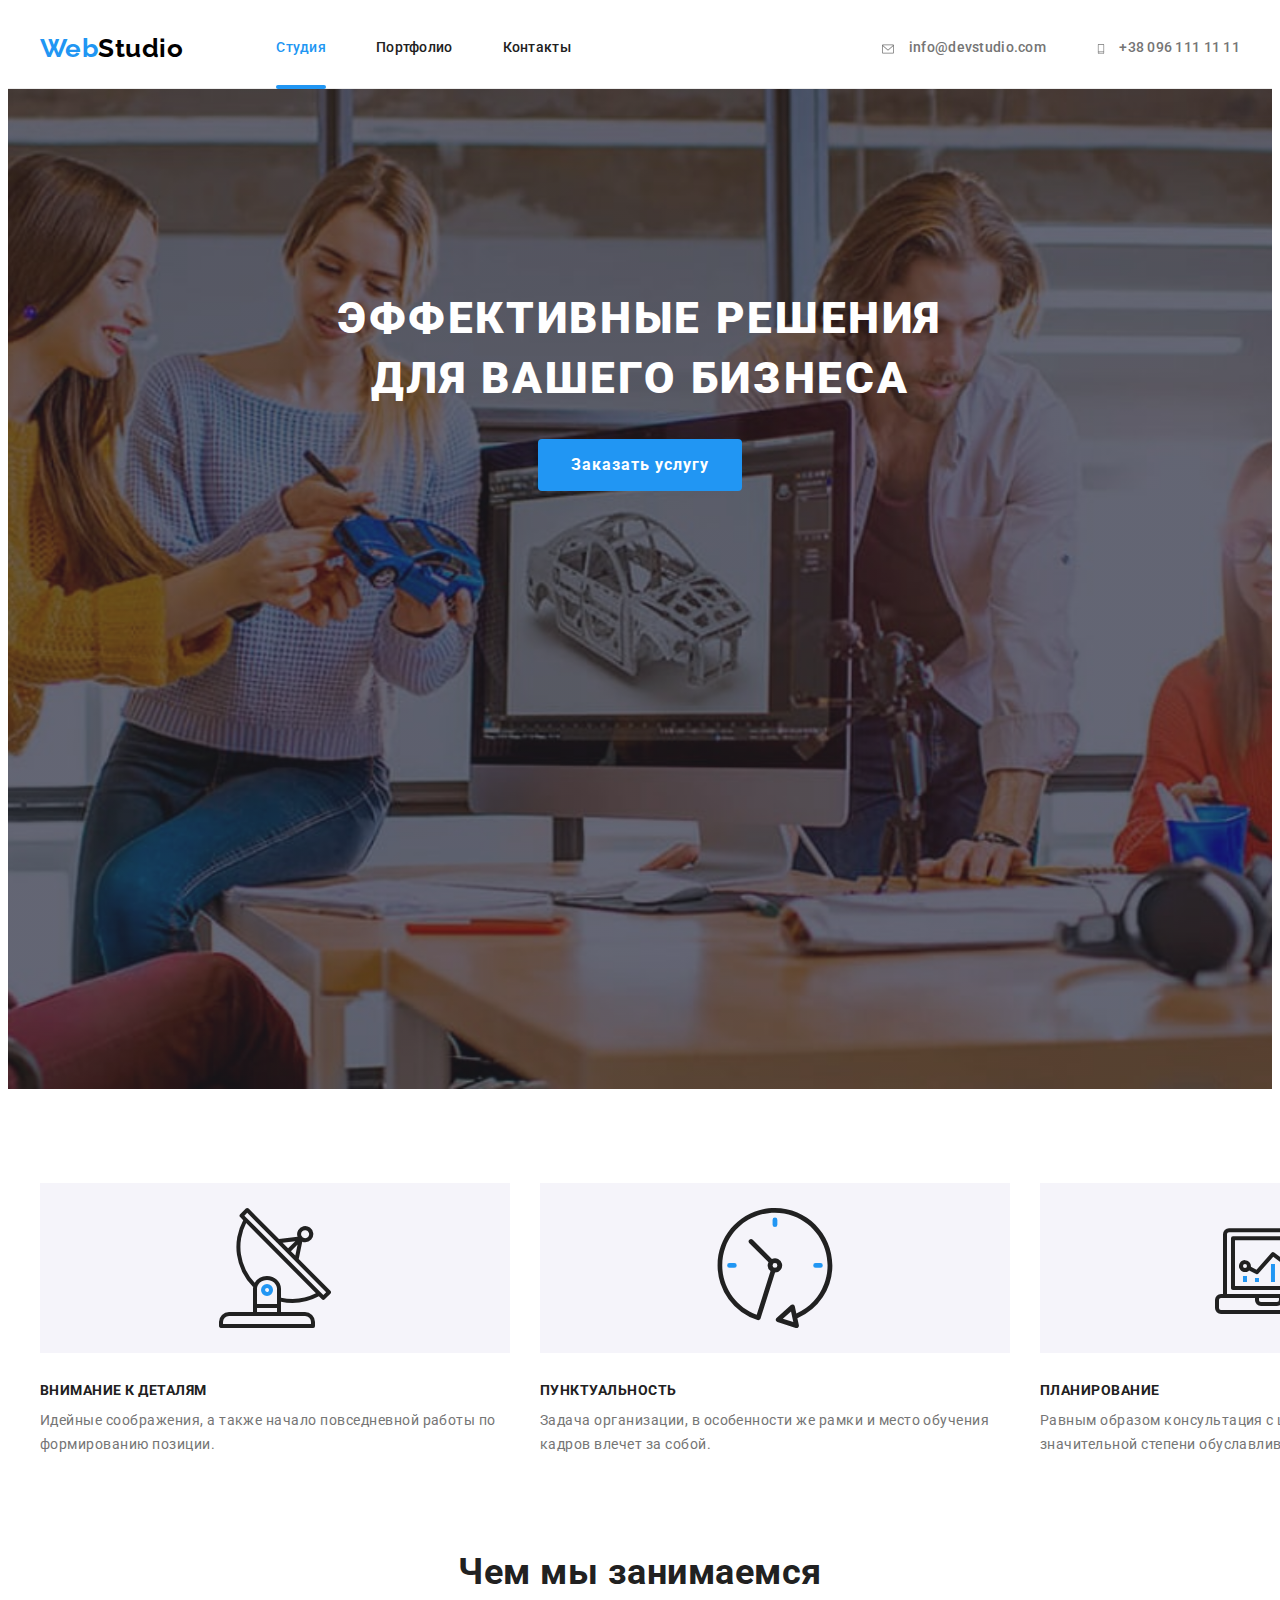
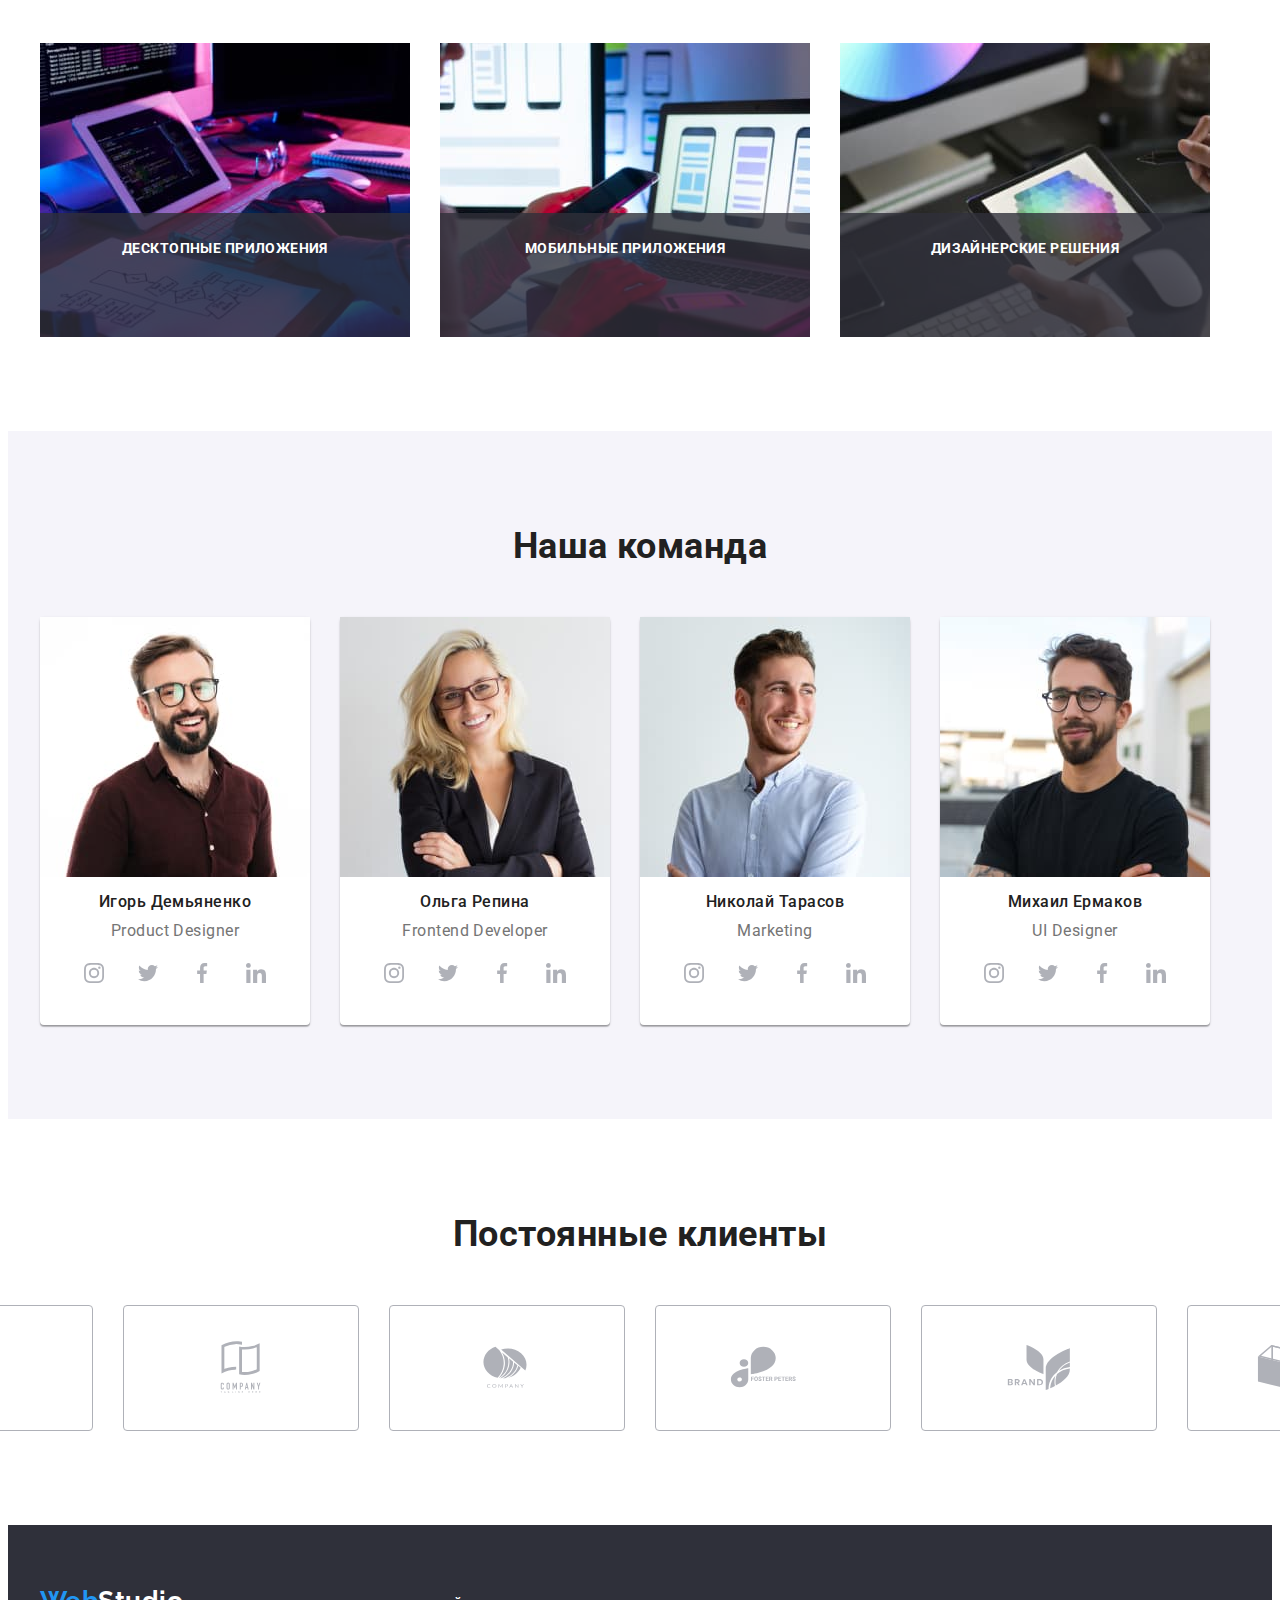
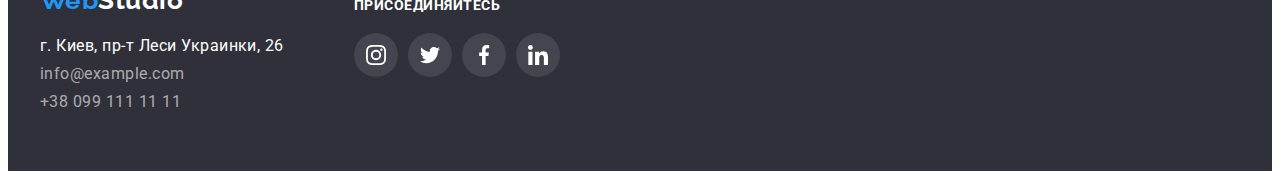
<file: index.html>
<!DOCTYPE html>
<html lang="ru">
<head>
    <meta charset="UTF-8">
    <meta http-equiv="X-UA-Compatible" content="IE=edge">
    <meta name="viewport" content="width=device-width, initial-scale=1.0">
    <title>Document</title>
    <link rel="preconnect" href="https://fonts.googleapis.com">
    <link rel="preconnect" href="https://fonts.gstatic.com" crossorigin>
    <link 
    href="https://fonts.googleapis.com/css2?family=Raleway:wght@700&family=Roboto:wght@400;500;700;900&display=swap"
        rel="stylesheet">
    <link rel="stylesheet" href="https://cdnjs.cloudflare.com/ajax/libs/modern-normalize/1.1.0/modern-normalize.min.css"
        integrity="sha512-wpPYUAdjBVSE4KJnH1VR1HeZfpl1ub8YT/NKx4PuQ5NmX2tKuGu6U/JRp5y+Y8XG2tV+wKQpNHVUX03MfMFn9Q=="
        crossorigin="anonymous" referrerpolicy="no-referrer" />
    <link rel="stylesheet" href="./css/style.css"/>    
</head>
<body class="page">
    <!-- Шапка -->
    <header class="page-header">
        <nav class="nav container">
            <!-- Лого -->
            <a href="./index.html" class="nav-logo link"><span class="nav-logo-two">Web</span>Studio</a>
        
            <!-- Навигация на другие страницы -->
            <ul class="site-nav list">
                <li class="item">
                    <a class="link current" href="./index.html">Студия</a>
                </li>
                <li class="item">
                    <a class="link" href="./portfolio.html">Портфолио</a>
                </li>
                <li class="item">
                    <a class="link" href="">Контакты</a>
                </li>
            </ul>
            <!-- Контакты -->
            <ul class="contacts list">
                <li class="item contacts-item" lang="en">                   
                    <a href="" class="link contacts-link">
                        <svg class="contacts-icons" width="16" height="12">
                            <use href="./images/svg-images/symbol-defs.svg#icon-mail"></use>
                        </svg>
                        info@devstudio.com</a>
                </li>
                <li class="item contacts-item">                    
                    <a href="" class="link contacts-link">
                        <svg class="contacts-icons" width="10" height="16">
                            <use href="./images/svg-images/symbol-defs.svg#icon-phone"></use>
                        </svg>
                        +38 096 111 11 11</a>
                </li>
            </ul>
        </nav>
    </header>    

    <Main>
        <!-- Герой -->
        <section class="hero section">
            <h1 class="hero-title container">Эффективные решения для вашего бизнеса</h1>
            <button type="button" class="button-primary button" data-modal-open>Заказать услугу</button>                        
        </section>
        
        <!-- Наша философия -->
        <section class="section section-philosophy">
            <div class="container">                       
                <H2 class="visually-hidden">Наша философия</H2>
                <ul class="philosophy-list list">
                    <li class="item">
                        <svg class="list-item" width="70" height="70">
                            <use href="./images/svg-images/symbol-defs.svg#icon-antenna"></use>
                        </svg>
                        <h3 class="philosophy-title title">Внимание к деталям</h3>
                        <p class="philosophy-text">Идейные соображения, а также начало повседневной работы по формированию позиции.
                        </p>
                    </li>
                    <li class="item">
                        <svg class="list-item" width="70" height="70">
                            <use href="./images/svg-images/symbol-defs.svg#icon-clock"></use>
                        </svg>
                        <h3 class="philosophy-title title">Пунктуальность</h3>
                        <p class="philosophy-text">Задача организации, в особенности же рамки и место обучения кадров влечет за
                            собой.
                        </p>
                    </li>
                    <li class="item">
                        <svg class="list-item" width="70" height="70">
                            <use href="./images/svg-images/symbol-defs.svg#icon-diagram"></use>
                        </svg>
                        <h3 class="philosophy-title title">Планирование</h3>
                        <p class="philosophy-text">Равным образом консультация с широким активом в значительной степени
                            обуславливает.
                        </p>
                    </li>
                    <li class="item">
                        <svg class="list-item" width="70" height="70">
                            <use href="./images/svg-images/symbol-defs.svg#icon-astronaut"></use>
                        </svg>
                        <h3 class="philosophy-title title">Современные технологии</h3>
                        <p class="philosophy-text">Значимость этих проблем настолько очевидна, что реализация плановых заданий.</p>
                    </li>
                </ul>
            </div>
        </section>         

        <!-- Чем мы занимаемся -->
        <div class="container">
            <section class="section section-images">
                <h2 class="section-title">Чем мы занимаемся</h2>
                <ul class="list-images list">
                    <li class="item">
                        <img src="./images/keyboard.jpg" alt="Клавиатура" width="370">
                        <p class="list-image-text">Десктопные приложения</p>
                    </li>
                    <li class="item">
                        <img src="./images/notebook.jpg" alt="Ноутбук" width="370">
                        <p class="list-image-text">Мобильные приложения</p>
                    </li>
                    <li class="item">
                        <img src="./images/tablet.jpg" alt="Планшет" width="370">
                        <p class="list-image-text">Дизайнерские решения</p>
                    </li>
                </ul>            
            </section>        
        </div>
        
        
        <!-- Наша команда -->
        <section class="section section-team">
            <div class="container">
                <h2 class="section-title">Наша команда</h2>
                <ul class="team-list list">
                    <li class="item">
                        <img class="image" src="./images/team/igor.jpg" alt="Игорь Демьяненко" width="270" height="260">
                        <h3 class="team-title title">Игорь Демьяненко</h3>
                        <p lang="en" class="team-text">Product Designer</p>
                    <div>
                        <ul class="list socials-list">
                            <li class="social-item">
                                <a class="social-link link" href="">
                                    <svg class="social-icon" width="20" height="20">
                                        <use href="./images/svg-images/symbol-defs.svg#icon-instagram"></use>
                                    </svg>
                                </a>
                            </li>
                            <li class="social-item">
                                <a class="social-link link" href="">
                                    <svg class="social-icon" width="20" height="20">
                                        <use href="./images/svg-images/symbol-defs.svg#icon-twitter"></use>
                                    </svg>
                                </a>
                            </li>
                            <li class="social-item">
                                <a class="social-link link" href="">
                                    <svg class="social-icon" width="20" height="20">
                                        <use href="./images/svg-images/symbol-defs.svg#icon-facebook"></use>
                                    </svg>
                                </a>
                            </li>
                            <li class="social-item">
                                <a class="social-link link" href="">
                                    <svg class="social-icon" width="20" height="20">
                                        <use href="./images/svg-images/symbol-defs.svg#icon-linkedin"></use>
                                    </svg>
                                </a>
                            </li>
                        </ul>
                    </div>
                    </li>
                    <li class="item">
                        <img class="image" src="./images/team/olga.jpg" alt="Олга Репина" width="270" height="260">
                        <h3 class="team-title title">Ольга Репина</h3>
                        <p lang="en" class="team-text">Frontend Developer</p>
                        <div>
                            <ul class="list socials-list">
                                <li class="social-item">
                                    <a class="social-link link" href="">
                                        <svg class="social-icon" width="20" height="20">
                                            <use href="./images/svg-images/symbol-defs.svg#icon-instagram"></use>
                                        </svg>
                                    </a>
                                </li>
                                <li class="social-item">
                                    <a class="social-link link" href="">
                                        <svg class="social-icon" width="20" height="20">
                                            <use href="./images/svg-images/symbol-defs.svg#icon-twitter"></use>
                                        </svg>
                                    </a>
                                </li>
                                <li class="social-item">
                                    <a class="social-link link" href="">
                                        <svg class="social-icon" width="20" height="20">
                                            <use href="./images/svg-images/symbol-defs.svg#icon-facebook"></use>
                                        </svg>
                                    </a>
                                </li>
                                <li class="social-item">
                                    <a class="social-link link" href="">
                                        <svg class="social-icon" width="20" height="20">
                                            <use href="./images/svg-images/symbol-defs.svg#icon-linkedin"></use>
                                        </svg>
                                    </a>
                                </li>
                            </ul>                              
                        </div>
                    </li>
                    <li class="item">
                        <img class="image" src="./images/team/nikolay.jpg" alt="Николай Тарасов" width="270" height="260">
                        <h3 class="team-title title">Николай Тарасов</h3>
                        <p lang="en" class="team-text">Marketing</p>
                        <div>
                            <ul class="list socials-list">
                                <li class="social-item">
                                    <a class="social-link link" href="">
                                        <svg class="social-icon" width="20" height="20">
                                            <use href="./images/svg-images/symbol-defs.svg#icon-instagram"></use>
                                        </svg>
                                    </a>
                                </li>
                                <li class="social-item">
                                    <a class="social-link link" href="">
                                        <svg class="social-icon" width="20" height="20">
                                            <use href="./images/svg-images/symbol-defs.svg#icon-twitter"></use>
                                        </svg>
                                    </a>
                                </li>
                                <li class="social-item">
                                    <a class="social-link link" href="">
                                        <svg class="social-icon" width="20" height="20">
                                            <use href="./images/svg-images/symbol-defs.svg#icon-facebook"></use>
                                        </svg>
                                    </a>
                                </li>
                                <li class="social-item">
                                    <a class="social-link link" href="">
                                        <svg class="social-icon" width="20" height="20">
                                            <use href="./images/svg-images/symbol-defs.svg#icon-linkedin"></use>
                                        </svg>
                                    </a>
                                </li>
                            </ul>
                        </div>
                    </li>
                    <li class="item">
                        <img class="image" src="./images/team/mikhail.jpg" alt="Михаил Ермаков" width="270">
                        <h3 class="team-title title">Михаил Ермаков</h3>
                        <p lang="en" class="team-text">UI Designer</p>
                        <div>
                            <ul class="list socials-list">
                                <li class="social-item">
                                    <a class="social-link link" href="">
                                        <svg class="social-icon" width="20" height="20">
                                            <use href="./images/svg-images/symbol-defs.svg#icon-instagram"></use>
                                        </svg>
                                    </a>
                                </li>
                                <li class="social-item">
                                    <a class="social-link link" href="">
                                        <svg class="social-icon" width="20" height="20">
                                            <use href="./images/svg-images/symbol-defs.svg#icon-twitter"></use>
                                        </svg>
                                    </a>
                                </li>
                                <li class="social-item">
                                    <a class="social-link link" href="">
                                        <svg class="social-icon" width="20" height="20">
                                            <use href="./images/svg-images/symbol-defs.svg#icon-facebook"></use>
                                        </svg>
                                    </a>
                                </li>
                                <li class="social-item">
                                    <a class="social-link link" href="">
                                        <svg class="social-icon" width="20" height="20">
                                            <use href="./images/svg-images/symbol-defs.svg#icon-linkedin"></use>
                                        </svg>
                                    </a>
                                </li>
                            </ul>
                        </div>
                    </li>
                    
                </ul>
            </div>                          
        </section>
        
        <!-- Постоянные клиенты -->

        <section class="section container">
            <h2 class="clients-title">Постоянные клиенты</h2>
            <ul class="list clients-list"> 
                <li class="clients-item">
                    <a class="link clients-link" href="">
                    <svg class="clients-icon" width="106" height="60">
                        <use href="./images/svg-images/sprite-clients.svg#icon-logo-one"></use>
                    </svg>
                    </a>
                </li>
                <li class="clients-item">
                    <a class="link clients-link" href="">
                        <svg class="clients-icon" width="106" height="60">
                            <use href="./images/svg-images/sprite-clients.svg#icon-logo-two"></use>
                        </svg>
                    </a>
                </li>
                <li class="clients-item">
                    <a class="link clients-link" href="">
                        <svg class="clients-icon" width="106" height="60">
                            <use href="./images/svg-images/sprite-clients.svg#icon-logo-three"></use>
                        </svg>
                    </a>
                </li>
                <li class="clients-item">
                    <a class="link clients-link" href="">
                        <svg class="clients-icon" width="106" height="60">
                            <use href="./images/svg-images/sprite-clients.svg#icon-logo-four"></use>
                        </svg>
                    </a>
                </li>
                <li class="clients-item">
                    <a class="link clients-link" href="">
                        <svg class="clients-icon" width="106" height="60">
                            <use href="./images/svg-images/sprite-clients.svg#icon-logo-five"></use>
                        </svg>
                    </a>
                </li>
                <li class="clients-item">
                    <a class="link clients-link" href="">
                        <svg class="clients-icon" width="106" height="60">
                            <use href="./images/svg-images/sprite-clients.svg#icon-logo-six"></use>
                        </svg>
                    </a>
                </li>
            </ul>
        </section>
    </Main>
    
    <!-- Футер -->
    <footer class="footer">
        <div class="container footer-flex">
            <div>
                <ul class="footer-list list">
                    <li>
                        <a href="./index.html" class="footer-logo link">Web<span class="footer-logo-two">Studio</span></a>
                    </li>
                    <li>
                        <address class="footer-address">
                            г. Киев, пр-т Леси Украинки, 26
                        </address>
                    </li>
                    <li>
                        <address class="footer-mail">
                            <a href="mailto:info@example.com" class="footer-mail link">info@example.com</a>
                        </address>
                    </li>
                    <li>
                        <address class="footer-tel">
                            <a href="tel:+380991111111" class="footer-tel link">+38 099 111 11 11</a>
                        </address>
                    </li>
                </ul>
            </div>
            <div class="section-socials">
                <h2 class="social-title">ПРИСОЕДИНЯЙТЕСЬ</h2>
                <ul class="footer-social list">
                    <li class="list footer-item">
                        <a class="footer-link link" href="">
                            <svg class="footer-icon" width="20" height="20">
                                <use href="./images/svg-images/symbol-defs.svg#icon-instagram"></use>
                            </svg>
                        </a>
                    </li>
                    <li class="list footer-item">
                        <a class="footer-link link" href="">
                            <svg class="footer-icon" width="20" height="20">
                                <use href="./images/svg-images/symbol-defs.svg#icon-twitter"></use>
                            </svg>
                        </a>
                    </li>
                    <li class="list footer-item">
                        <a class="footer-link link" href="">
                            <svg class="footer-icon" width="20" height="20">
                                <use href="./images/svg-images/symbol-defs.svg#icon-facebook"></use>
                            </svg>
                        </a>
                    </li>
                    <li class="list footer-item">
                        <a class="footer-link link" href="">
                            <svg class="footer-icon" width="20" height="20">
                                <use href="./images/svg-images/symbol-defs.svg#icon-linkedin"></use>
                            </svg>
                        </a>
                    </li>
                </ul>
            </div> 
        </div>
    </footer>

    <div class="backdrop is-hidden" data-modal>
        <div class="modal">
            <button class="modal-close" type="button" data-modal-close>
                <svg class="modal-close-icon" width="18" height="18">
                    <use href="./images/svg-images/symbol-defs.svg#icon-close-black"></use>
                </svg>
                
            </button>
        </div>
    </div>

    <script src="./js/modal.js"></script>
</body>
</html>
</file>
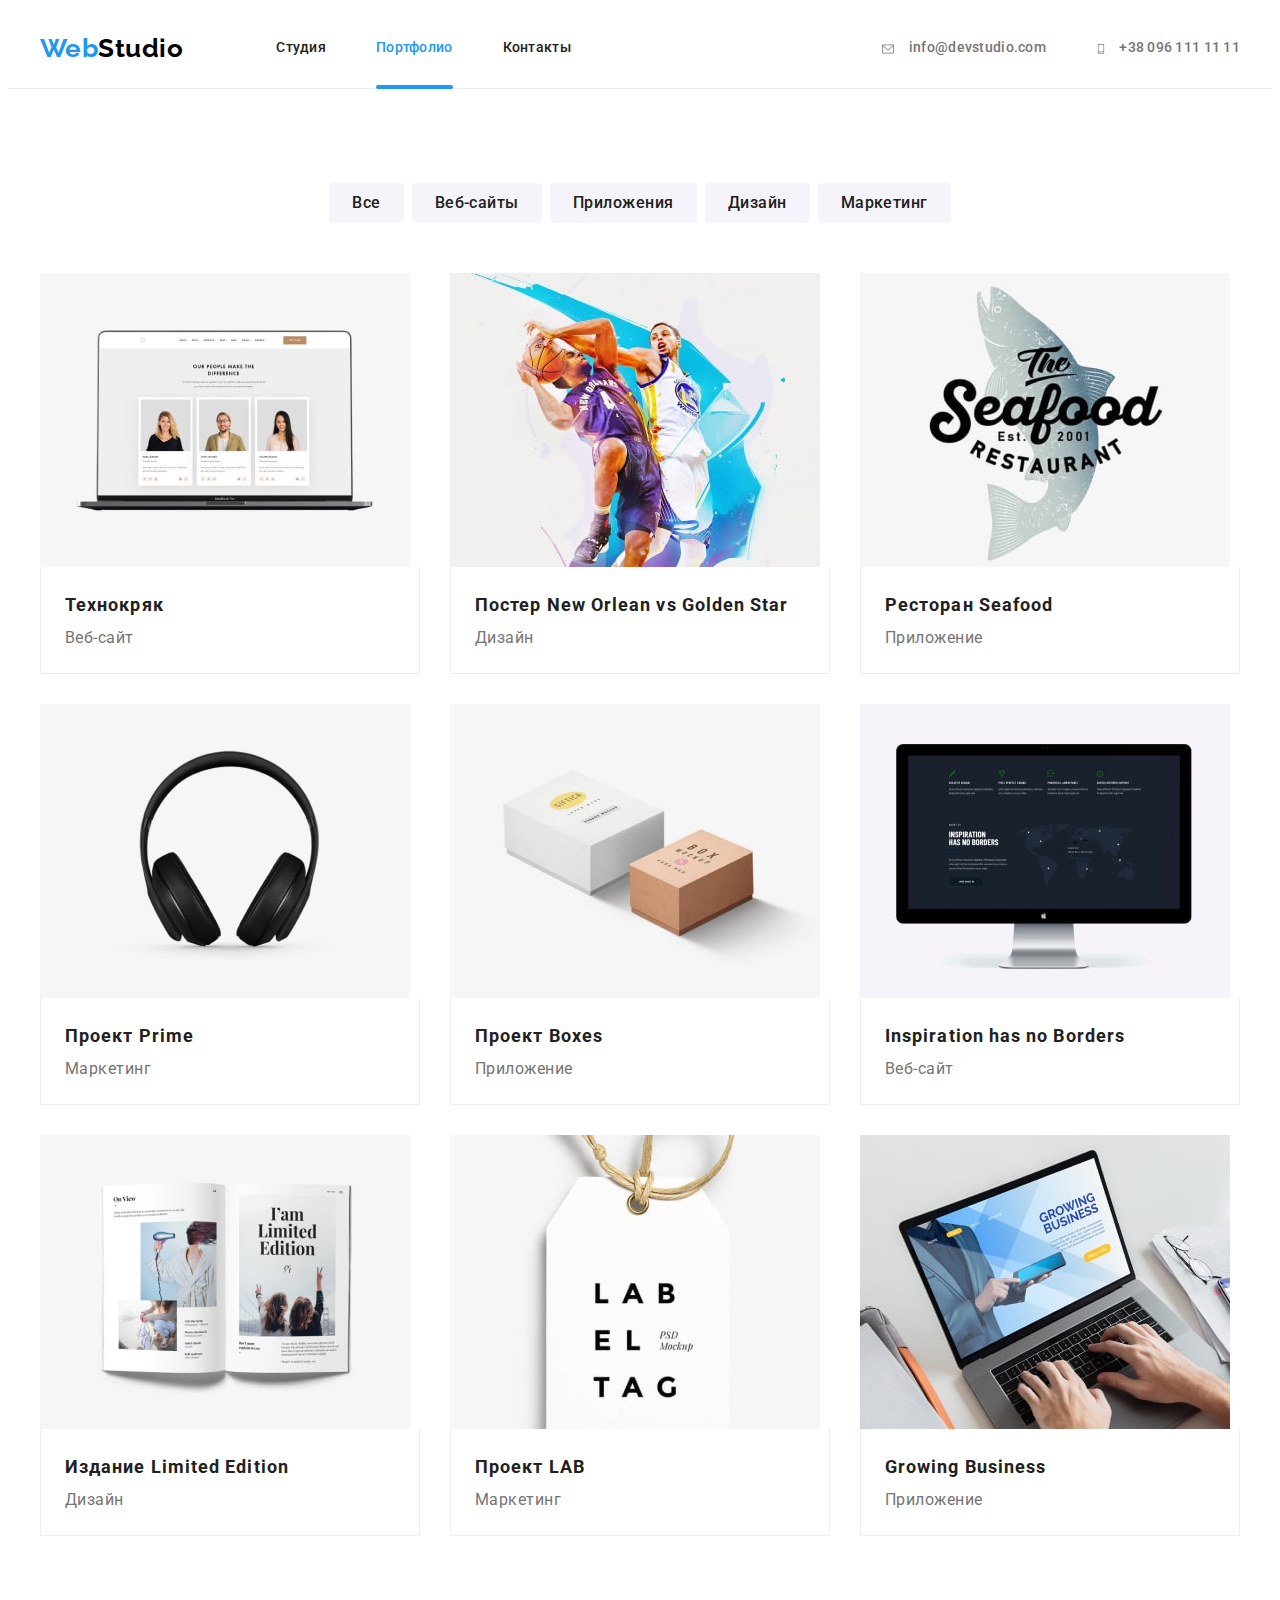
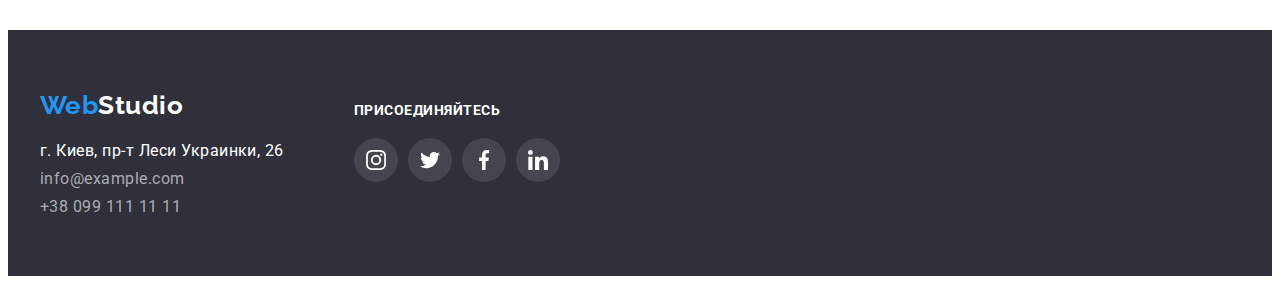
<file: portfolio.html>
<!DOCTYPE html>
<html lang="en">
<head>
    <meta charset="UTF-8">
    <meta http-equiv="X-UA-Compatible" content="IE=edge">
    <meta name="viewport" content="width=device-width, initial-scale=1.0">
    <title>Document</title>
    <link rel="preconnect" href="https://fonts.googleapis.com">
    <link rel="preconnect" href="https://fonts.gstatic.com" crossorigin>
    <link href="https://fonts.googleapis.com/css2?family=Raleway:wght@700&family=Roboto:wght@400;500;700;900&display=swap"
        rel="stylesheet">
    <link rel="stylesheet" href="https://cdnjs.cloudflare.com/ajax/libs/modern-normalize/1.1.0/modern-normalize.min.css"
        integrity="sha512-wpPYUAdjBVSE4KJnH1VR1HeZfpl1ub8YT/NKx4PuQ5NmX2tKuGu6U/JRp5y+Y8XG2tV+wKQpNHVUX03MfMFn9Q=="
        crossorigin="anonymous" referrerpolicy="no-referrer" />
    <link rel="stylesheet" href="./css/style.css" />
    </head>    
    <body class="page">
        <!-- Шапка -->
        <header class="page-header">
            <div class="main-nav">
                <nav class="nav container">
                    <!-- Лого -->
                    <a href="./index.html" class="nav-logo link"><span class="nav-logo-two">Web</span>Studio</a>
    
                    <!-- Навигация на другие страницы -->
                    <ul class="site-nav list">
                        <li class="item">
                            <a class="link" href="./index.html">Студия</a>
                        </li>
                        <li class="item">
                            <a class="link current" href="./portfolio.html">Портфолио</a>
                        </li>
                        <li class="item">
                            <a class="link" href="">Контакты</a>
                        </li>
                    </ul>
                    <!-- Контакты -->
                <ul class="contacts list">
                    <li class="item contacts-item" lang="en">
                        <a href="" class="link contacts-link">
                            <svg class="contacts-icons" width="16" height="12">
                                <use href="./images/svg-images/symbol-defs.svg#icon-mail"></use>
                            </svg>
                        info@devstudio.com</a>
                    </li>
                    <li class="item contacts-item">
                        <a href="" class="link contacts-link">
                            <svg class="contacts-icons" width="10" height="16">
                                <use href="./images/svg-images/symbol-defs.svg#icon-phone"></use>
                            </svg>
                            +38 096 111 11 11</a>
                    </li>
                </ul>
                </nav>      
            </div>
        </header>
    <main class="page">
        <section class="container section">
            <!-- Разделы -->
            <h1 class="visually-hidden">Фильтр на страницу</h1>
            <ul class="list-button list">
                    <li class="item">
                        <button type="button" class="button buttons">Все</button>                        
                    </li>
                    <li class="item">
                        <button type="button" class="button buttons">Веб-сайты</button>
                    </li>
                    <li class="item">
                        <button type="button" class="button buttons">Приложения</button>
                    </li>
                    <li class="item">
                        <button type="button" class="button buttons">Дизайн</button>
                    </li>
                    <li class="item">
                        <button type="button" class="button buttons">Маркетинг</button>
                    </li>
                </ul>        
            <ul class="image list">
                <li class="item">
                    <a href="" class="link link-image">
                        <article class="card">                            
                            <div class="image-thumb">
                                <img src="./images/second-page/laptop.jpg" alt="Экран ноутбука" width="370" height="294">
                                <p class="portfolio-text overlay">Технокряк это современная площадка распространения коронавируса. Компании используют эту
                                    платформу для цифрового шпионажа и атак на защищённые сервера конкурентов.
                                </p>
                            </div>                         
                            <div class="image-content">
                                <h2 class="image-title">Технокряк</h2>
                                <p class="image-text">Веб-сайт</p>                                
                            </div>
                        </article>
                    </a>                          
                </li>
                <li class="item">
                    <a href="" class="link link-image">
                        <article class="card">
                            <div class="image-thumb">
                                <img src="./images/second-page/basketball.jpg" alt="<Постер баскетбольного матча" width="370" height="294">
                                <p class="portfolio-text">Технокряк это современная площадка распространения коронавируса. Компании используют эту
                                    платформу для цифрового шпионажа и атак на защищённые сервера конкурентов.</p>
                            </div>
                            <div class="image-content">
                                <h2 class="image-title">Постер <span lang="en">New Orlean vs Golden Star</span></h2>
                                <p class="image-text">Дизайн</p>
                            </div>
                        </article>
                    </a>
                    
                </li>
                <li class="item">
                    <a href="" class="link link-image">
                        <article class="card">
                            <div class="image-thumb">
                                <img src="./images/second-page/fish.jpg" alt="<Логотип ресторана" width="370" height="294">
                                <p class="portfolio-text">Технокряк это современная площадка распространения коронавируса. Компании используют эту
                                    платформу для цифрового шпионажа и атак на защищённые сервера конкурентов.</p>
                            </div>
                            <div class="image-content">
                                <h2 class="image-title">Ресторан <span lang="en">Seafood</span></h2>
                                <p class="image-text">Приложение</p>
                            </div>
                        </article>
                    </a>
                    
                </li>
                <li class="item">
                    <a href="" class="link link-image">
                        <article class="card">
                            <div class="image-thumb">
                                <img src="./images/second-page/headphones.jpg" alt="<Картинка с наушниками" width="370" height="294">
                                <p class="portfolio-text">Технокряк это современная площадка распространения коронавируса. Компании используют эту
                                    платформу для цифрового шпионажа и атак на защищённые сервера конкурентов.</p>
                            </div>
                            <div class="image-content">
                                <h2 class="image-title">Проект <span class="en">Prime</span></h2>
                                <p class="image-text">Маркетинг</p>
                            </div>
                        </article>
                    </a>
                    
                </li>
                <li class="item">
                    <a href="" class="link link-image">
                        <article class="card">
                            <div class="image-thumb">
                                <img src="./images/second-page/blocks.jpg" alt="<Большая и маленькая коробка" width="370" height="294">
                                <p class="portfolio-text">Технокряк это современная площадка распространения коронавируса. Компании используют эту
                                    платформу для цифрового шпионажа и атак на защищённые сервера конкурентов.</p>
                            </div>
                            <div class="image-content">
                                <h2 class="image-title">Проект <span lang="en">Boxes</span></h2>
                                <p class="image-text">Приложение</p>
                            </div>
                        </article>
                    </a>
                    
                </li>
                <li class="item">
                    <a href="" class="link link-image">
                        <article class="card">
                            <div class="image-thumb">
                                <img src="./images/second-page/monitor.jpg" alt="<Экран монитора" width="370" height="294">
                                <p class="portfolio-text">Технокряк это современная площадка распространения коронавируса. Компании используют эту
                                    платформу для цифрового шпионажа и атак на защищённые сервера конкурентов.</p>
                            </div>
                            <div class="image-content">
                                <h2 lang="en" class="image-title">Inspiration has no Borders</h2>
                                <p class="image-text">Веб-сайт</p>
                            </div>
                        </article>
                    </a>                    
                </li>
                <li class="item">
                    <a href="" class="link link-image">
                        <article class="card">
                            <div class="image-thumb">
                                <img src="./images/second-page/book.jpg" alt="<Развернутая книга" width="370" height="294">
                                <p class="portfolio-text">Технокряк это современная площадка распространения коронавируса. Компании используют эту
                                    платформу для цифрового шпионажа и атак на защищённые сервера конкурентов.</p>
                            </div>
                            <div class="image-content">
                                <h2 class="image-title">Издание <span lang="en">Limited Edition</span></h2>
                                <p class="image-text">Дизайн</p>
                            </div>
                        </article>
                    </a>
                   
                </li>
                <li class="item">
                    <a href="" class="link link-image">
                        <article class="card">
                            <div class="image-thumb">
                                <img src="./images/second-page/label.jpg" alt="<Этикетка" width="370" height="294">
                                <p class="portfolio-text">Технокряк это современная площадка распространения коронавируса. Компании используют эту
                                    платформу для цифрового шпионажа и атак на защищённые сервера конкурентов.</p>
                            </div>
                            <div class="image-content">
                                <h2 class="image-title">Проект <span lang="en">LAB</span></h2>
                                <p class="image-text">Маркетинг</p>
                            </div>
                        </article>
                    </a>                    
                </li>
                <li class="item">
                    <a href="" class="link link-image">
                        <article class="card">
                            <div class="image-thumb">
                                <img src="./images/second-page/typing.jpg" alt="<Руки печатают на ноутбуке" width="370" height="294">
                                <p class="portfolio-text">Технокряк это современная площадка распространения коронавируса. Компании используют эту
                                    платформу для цифрового шпионажа и атак на защищённые сервера конкурентов.                                
                            </div>
                            <div class="image-content">
                                <h2 lang="en" class="image-title">Growing Business</h2>
                                <p class="image-text">Приложение</p>
                            </div>
                        </article>
                    </a>                    
                    </li>
            </ul>
        </section>
    </main>
    
    <!-- Футер -->
    <footer class="footer">
        <div class="container footer-flex">
            <div>
                <ul class="footer-list list">
                    <li>
                        <a href="./index.html" class="footer-logo link">Web<span class="footer-logo-two">Studio</span></a>
                    </li>
                    <li>
                        <address class="footer-address">
                            г. Киев, пр-т Леси Украинки, 26
                        </address>
                    </li>
                    <li>
                        <address class="footer-mail">
                            <a href="mailto:info@example.com" class="footer-mail link">info@example.com</a>
                        </address>
                    </li>
                    <li>
                        <address class="footer-tel">
                            <a href="tel:+380991111111" class="footer-tel link">+38 099 111 11 11</a>
                        </address>
                    </li>
                </ul>
            </div>
            <div class="section-socials">
                <h2 class="social-title">ПРИСОЕДИНЯЙТЕСЬ</h2>
                <ul class="footer-social list">
                    <li class="list footer-item">
                        <a class="footer-link link" href="">
                            <svg class="footer-icon" width="20" height="20">
                                <use href="./images/svg-images/symbol-defs.svg#icon-instagram"></use>
                            </svg>
                        </a>
                    </li>
                    <li class="list footer-item">
                        <a class="footer-link link" href="">
                            <svg class="footer-icon" width="20" height="20">
                                <use href="./images/svg-images/symbol-defs.svg#icon-twitter"></use>
                            </svg>
                        </a>
                    </li>
                    <li class="list footer-item">
                        <a class="footer-link link" href="">
                            <svg class="footer-icon" width="20" height="20">
                                <use href="./images/svg-images/symbol-defs.svg#icon-facebook"></use>
                            </svg>
                        </a>
                    </li>
                    <li class="list footer-item">
                        <a class="footer-link link" href="">
                            <svg class="footer-icon" width="20" height="20">
                                <use href="./images/svg-images/symbol-defs.svg#icon-linkedin"></use>
                            </svg>
                        </a>
                    </li>
                </ul>
            </div>    
        </div>
    </footer>
</body>
</html>
</file>
<file: css/style.css>
:root {
  --primary-text-color: #757575;
  --title-text-color: #212121;
  --accent-color: #2196f3;
  --background-color: #ffffff;
  --cubic-bezier: cubic-bezier(0.4, 0, 0.2, 1);
}

/* Утилиты */
.list {
  padding: 0;
  margin: 0;
  list-style: none;
}

.container {
  margin-left: auto;
  margin-right: auto;
  width: 1200px;
  padding-left: 15px;
  padding-right: 15px;
  /* outline: 2px solid tomato; */
}

a,
p {
  margin: 0;
}

h1,
h2,
h3 {
  margin: 0;
}

.link {
  text-decoration: none;
}

.button {
  font-family: inherit;
}

.page {
  background-color: var(--background-color);
  color: var(--primary-text-color);

  font-family: Roboto, sans-serif;
  letter-spacing: 0.03em;
}

.page-header {
  background-color: var(--background-color);
  border-bottom: 1px solid #ececec;
}

.section {
  padding-top: 94px;
  padding-bottom: 94px;
}

img {
  display: block;
  max-width: 100%;
}

/* -------------------Logo--------------------- */

.nav .nav-logo {
  color: #000000;

  font-family: Raleway, sans-serif;
  font-weight: 700;
  font-size: 26px;
  line-height: 1.19;
}

.nav-logo .nav-logo-two {
  color: var(--accent-color);
}

/* ---------------------Site-nav----------------- */

.nav {
  display: flex;
  align-items: center;
}

.site-nav {
  display: flex;
  margin-left: 93px;
}
.site-nav .item + .item {
  margin-left: 50px;
}

.site-nav .link {
  display: block;
  padding-top: 32px;
  padding-bottom: 32px;

  color: var(--title-text-color);
  font-weight: 500;
  font-size: 14px;
  line-height: 1.14;
  letter-spacing: 0.02em;
  position: relative;
  transition-duration: 250ms;
  transition-timing-function: var(--cubic-bezier);
}

.site-nav .link:hover,
.site-nav .link:focus {
  color: var(--accent-color);
}

.site-nav .link.current {
  color: var(--accent-color);
}

.site-nav .link.current::after {
  content: "";
  display: inline-block;
  width: 100%;
  height: 4px;
  background-color: rgba(33, 150, 243, 1);
  border-radius: 2px;
  position: absolute;
  left: 0;
  bottom: -1px;
}

/* ---------------------Contacts-------------------- */

.contacts {
  display: flex;
  margin-left: auto;
  font-weight: 500;
  font-size: 14px;
  line-height: 16px;
  letter-spacing: 0.02em;
}

.icon-contacts {
  fill: var(--primary-text-color);
}

.contacts-link {
  align-items: center;
  fill: var(--primary-text-color);
  transition-duration: 250ms;
  transition-timing-function: var(--cubic-bezier);
}

.contacts-icons {
  display: inline-block;
  margin-right: 10px;
  vertical-align: middle;
  transition-duration: 250ms;
  transition-timing-function: var(--cubic-bezier);
}

.contacts-item .contacts-link:hover,
.contacts-item .contacts-link:focus,
.contacts-link:hover .contacts-icons,
.contacts-link:focus .contacts-icons {
  fill: var(--accent-color);
  color: var(--accent-color);
}

.contacts .item + .item {
  margin-left: 50px;
}

.contacts .link {
  padding-top: 32px;
  padding-bottom: 32px;
  color: var(--primary-text-color);
}

/* -------------------------Hero---------------------- */

.hero {
  text-align: center;
  padding-top: 200px;
  padding-bottom: 200px;
  max-width: 1600px;
  height: 600px;
  margin-left: auto;
  margin-right: auto;
  background-image: linear-gradient(
      to right,
      rgba(47, 48, 58, 0.4),
      rgba(47, 48, 58, 0.4)
    ),
    url("../images/img-hero.jpg");
  background-size: cover;
  background-repeat: no-repeat;
  background-position: center;
  background-color: black;
}

.hero-title {
  text-align: center;
}

.hero .hero-title {
  margin-top: 0;
  margin-bottom: 30px;
  width: 696px;
  color: #ffffff;

  font-weight: 900;
  font-size: 44px;
  line-height: 1.36;
  text-transform: uppercase;
  letter-spacing: 0.06em;
}

.button-primary {
  border: 1px solid transparent;
  border-radius: 4px;
  padding: 10px 32px;
  min-width: 200px;
  cursor: pointer;

  background-color: var(--accent-color);
  color: #ffffff;

  font-weight: 700;
  font-size: 16px;
  line-height: 1.87;
  letter-spacing: 0.06em;
  transition-duration: 250ms;
  transition-timing-function: var(--cubic-bezier);
}

.button-primary:hover,
.button-primary:focus {
  background-color: #188ce8;
}

.backdrop {
  position: fixed;
  top: 0;
  left: 0;
  background-color: rgba(0, 0, 0, 0.2);
  width: 100%;
  height: 100%;
  opacity: 1;
  transition: 250ms var(--cubic-bezier);
}

.modal {
  width: 528px;
  height: 581px;
  background-color: rgba(255, 255, 255, 1);
  position: absolute;
  top: 50%;
  left: 50%;
  transform: translate(-50%, -50%) scale(1);
  transition: 250ms var(--cubic-bezier);
}

.backdrop.is-hidden .modal {
  transform: translate(-50%, -50%) scale(0.9);
}

.backdrop.is-hidden {
  visibility: hidden;
  opacity: 0;
  pointer-events: none;
}

.modal {
  position: relative;
}

.modal-close {
  display: flex;
  background-color: rgba(255, 255, 255, 1);
  width: 30px;
  height: 30px;
  border-radius: 50px;
  border: 1px solid rgba(0, 0, 0, 0.1);
  position: absolute;
  right: 8px;
  top: 8px;
  align-items: center;
  cursor: pointer;
}

/* ------------------------------Section-------------------- */

.section .section-title {
  color: var(--title-text-color);
}

.section-team {
  background-color: #f5f4fa;
}

/* ---------------------Philosophy---------------------------- */

.visually-hidden {
  position: absolute;
  width: 1px;
  height: 1px;
  margin: -1px;
  border: 0;
  padding: 0;
  white-space: nowrap;
  clip-path: inset(100%);
  clip: rect(0 0 0 0);
  overflow: hidden;
}
.philosophy-list .title {
  color: var(--title-text-color);
}

.philosophy-title {
  margin-top: 0;
  margin-bottom: 10px;
}

.philosophy-list {
  display: flex;
}

.item .philosophy-list {
  width: 270px;
}

.philosophy-list .item + .item {
  margin-left: 30px;
}

.philosophy-list .philosophy-title {
  font-weight: 700;
  font-size: 14px;
  line-height: 1.14;
  text-transform: uppercase;
}

.philosophy-list .philosophy-text {
  margin-top: 0;
  margin-bottom: 0;
  font-size: 14px;
  line-height: 1.71;
}

.list-item {
  display: block;
  width: 270px;
  height: 120px;
  padding: 25px 100px;
  background-color: #f5f4fa;
  margin-bottom: 30px;
}

.section-title {
  font-weight: 700;
  font-size: 36px;
  line-height: 1.17;

  text-align: center;
  margin-top: 0;
  margin-bottom: 50px;
}

.section-philosophy {
  padding-bottom: 47px;
}

/* ------------------------Images------------------- */

.section-images {
  padding-top: 47px;
}

.list-images {
  display: flex;
  margin-top: 0;
  margin-bottom: 0;
}

.list-images .item + .item {
  margin-left: 30px;
}

.list-images .item {
  position: relative;
}

.list-image-text {
  font-family: Roboto;
  font-weight: bold;
  font-size: 14px;
  line-height: 16px;
  text-align: center;
  letter-spacing: 0.03em;
  text-transform: uppercase;
  padding-top: 27px;
  padding-bottom: 27px;

  position: absolute;
  bottom: 0;
  left: 0;
  color: #ffffff;
  background: rgba(47, 48, 58, 0.8);
  width: 100%;
  height: 70px;
}

/* ----------------------------Team--------------------------- */

.team-list {
  display: flex;
}

.team-title,
.team-text {
  text-align: center;
}

.team-list .item + .item {
  margin-left: 30px;
}

.section-team {
  background-color: #f5f4fa;
}

.team-list .title {
  color: var(--title-text-color);
}

.item .team-title {
  justify-content: center;
}

.team-list .team-title {
  font-weight: 500;
  font-size: 16px;
  line-height: 1.18;
  margin-top: 0;
  margin-bottom: 10px;
}

.team-list .team-text {
  font-size: 16px;
  line-height: 1.18;
  margin-top: 0;
  margin-bottom: 10px;
}

.team-list > .item {
  background-color: var(--background-color);
  box-shadow: 0 2px 1px 0 rgba(0, 0, 0, 0.2), 0 1px 1px 0 rgba(0, 0, 0, 0.14),
    0 1px 3px 0 rgba(0, 0, 0, 0.12);
  border-radius: 4px;
}

.item .image {
  margin-top: 0;
  margin-bottom: 16px;
}

.social-link {
  width: 100%;
  height: 100%;
  display: flex;
  align-items: center;
  justify-content: center;
  border-radius: 50px;
  background-color: #ffffff;
  fill: #afb1b8;
  transition-duration: 250ms;
  transition-timing-function: var(--cubic-bezier);
}

.social-icon {
  transition-duration: 250ms;
  transition-timing-function: var(--cubic-bezier);
}

.social-link:hover,
.social-link:focus {
  background-color: var(--accent-color);
}

.social-link:hover .social-icon,
.social-link:focus .social-icon {
  fill: #ffffff;
}

.socials-list {
  display: flex;
  justify-content: center;
}

.social-item {
  margin-bottom: 30px;
  width: 44px;
  height: 44px;
}

.social-item:not(:last-child) {
  margin-right: 10px;
}

/* -------------------Our Clients--------------------------------- */

.clients-title {
  font-family: Roboto;
  font-weight: 700;
  font-size: 36px;
  line-height: 1.17;
  text-align: center;
  margin-bottom: 50px;
  color: var(--title-text-color);
}

.clients-link {
  width: 170px;
  height: 92px;
  display: flex;
  align-items: center;
  justify-content: center;
  border: 1px solid #afb1b8;
  fill: #afb1b8;
  border-radius: 4px;
  padding: 16px 32px;
  transition-duration: 250ms;
  transition-timing-function: var(--cubic-bezier);
}

.clients-icon {
  transition-duration: 250ms;
  transition-timing-function: var(--cubic-bezier);
}

.clients-link:hover,
.clients-link:focus {
  border: 1px solid var(--accent-color);
}

.clients-link:hover .clients-icon,
.clients-link:focus .clients-icon {
  fill: var(--accent-color);
}

.clients-list {
  display: flex;
  justify-content: center;
}

.clients-item:not(:last-child) {
  margin-right: 30px;
}

/* -----------------------------Footer---------------------------- */

.footer {
  background-color: #2f303a;
}

/* ---------------------------Footr Logo---------------------------- */

.footer-list .footer-logo {
  color: var(--accent-color);

  font-family: Raleway, sans-serif;
}

.footer-logo .footer-logo-two {
  color: #ffffff;
}

/* ----------------------------Footer nav------------------------ */

.footer {
  padding-top: 60px;
  padding-bottom: 60px;
}

.footer-logo {
  display: block;
  margin-bottom: 20px;

  font-weight: 700;
  font-size: 26px;
  line-height: 1.19;
}

.footer .footer-address {
  color: #ffffff;
  font-style: normal;
  margin-top: 0;
  margin-bottom: 9px;
}

.footer .footer-mail {
  color: rgba(255, 255, 255, 0.6);
  font-style: normal;
  margin-top: 0;
  margin-bottom: 9px;
  transition-duration: 250ms;
  transition-timing-function: var(--cubic-bezier);
}

.footer .footer-mail:hover,
.footer .footer-mail:focus {
  color: var(--accent-color);
}

.footer .footer-tel {
  color: rgba(255, 255, 255, 0.6);
  font-style: normal;
  margin-top: 0;
  margin-bottom: 0;
  transition-duration: 250ms;
  transition-timing-function: var(--cubic-bezier);
}

.footer .footer-tel:hover,
.footer .footer-tel:focus {
  color: var(--accent-color);
}

.footer-link {
  width: 100%;
  height: 100%;
  display: flex;
  align-items: center;
  justify-content: center;
  border-radius: 50px;
  background-color: rgba(255, 255, 255, 0.1);
  fill: rgba(255, 255, 255, 1);
  transition-duration: 250ms;
  transition-timing-function: var(--cubic-bezier);
}

.footer-link:hover,
.footer-link:focus {
  background-color: var(--accent-color);
}

.footer-social {
  display: flex;
}

.footer-flex {
  display: flex;
}

.footer-item {
  width: 44px;
  height: 44px;
}

.footer-item:not(:last-child) {
  margin-right: 10px;
}

.section-socials {
  display: inline-block;
  margin-top: 12px;
  margin-left: 70px;
}

.social-title {
  font-weight: bold;
  font-size: 14px;
  line-height: 16px;
  text-transform: uppercase;

  color: #ffffff;
  margin: 0;
  margin-bottom: 20px;
}

/* -----------------------------Portfolio-------------------------- */

/* -----------------------------Buttons---------------------------- */

.list-button {
  display: flex;
  justify-content: center;
  margin-bottom: 50px;
}
.list-button .item + .item {
  margin-left: 8px;
}

.buttons {
  cursor: pointer;
  background-color: #f5f4fa;
  color: var(--title-text-color);

  border: 1px solid transparent;
  display: inline-block;
  border-radius: 4px;
  padding: 6px 22px;

  font-weight: 500;
  font-size: 16px;
  line-height: 1.62;
  letter-spacing: 0.03em;
  transition-duration: 250ms;
  transition-timing-function: var(--cubic-bezier);
}

.list-button .buttons:hover,
.list-button .buttons:focus {
  background-color: var(--accent-color);
  color: #ffffff;
  box-shadow: 0px 3px 1px rgba(0, 0, 0, 0.1), 0px 1px 2px rgba(0, 0, 0, 0.08),
    0px 2px 2px rgba(0, 0, 0, 0.12);
}

/* -----------------------------Images------------------------------ */

.image .image-title {
  color: var(--title-text-color);

  font-weight: 700;
  font-size: 18px;
  line-height: 2;
  letter-spacing: 0.06em;
}

.card {
  transition-duration: 250ms;
  transition-timing-function: var(--cubic-bezier);
}

.card:hover,
.card:focus {
  box-shadow: 0px 1px 1px rgba(0, 0, 0, 0.12), 0px 4px 4px rgba(0, 0, 0, 0.06),
    1px 4px 6px rgba(0, 0, 0, 0.16);
}

.image {
  display: flex;
  flex-wrap: wrap;
  margin-bottom: 0;
}

.image .item {
  margin-right: 30px;
  margin-bottom: 30px;
  width: calc((100% - 60px) / 3);
}

.image .item:nth-child(3n) {
  margin-right: 0;
}

.image .item:nth-last-child(-n + 3) {
  margin-bottom: 0;
}

.image .image-text {
  color: var(--primary-text-color);

  font-size: 16px;
  line-height: 1.87;
}

.image-content {
  padding: 20px 24px;
  border: 1px solid#EEEEEE;
  border-top: 0;
}

.image-thumb::before {
  content: "";
  background-color: rgba(33, 150, 243, 0.9);
  width: 100%;
  height: 100%;
  position: absolute;
  transform: translateY(100%);
  transition: transform 250ms var(--cubic-bezier);
}

.card:hover .image-thumb::before,
.card:focus .image-thumb::before {
  transform: translateY(0);
}

.card:hover .portfolio-text,
.card:focus .portfolio-text {
  transform: translate(-50%, -50%) translateY(0);
}

.card:hover .portfolio-text {
  color: #ffffff;
}

.image-thumb {
  position: relative;
  overflow: hidden;
}

.portfolio-text {
  font-family: Roboto;
  font-size: 18px;
  line-height: 1.56;
  letter-spacing: 0.03em;
  color: #ffff;
  position: absolute;

  top: 50%;
  left: 50%;
  width: 100%;
  height: 100%;
  padding: 64px 24px 64px 24px;
  transform: translate(-50%, -50%) translateY(100%);
  transition: transform 250ms var(--cubic-bezier);
}
</file>
